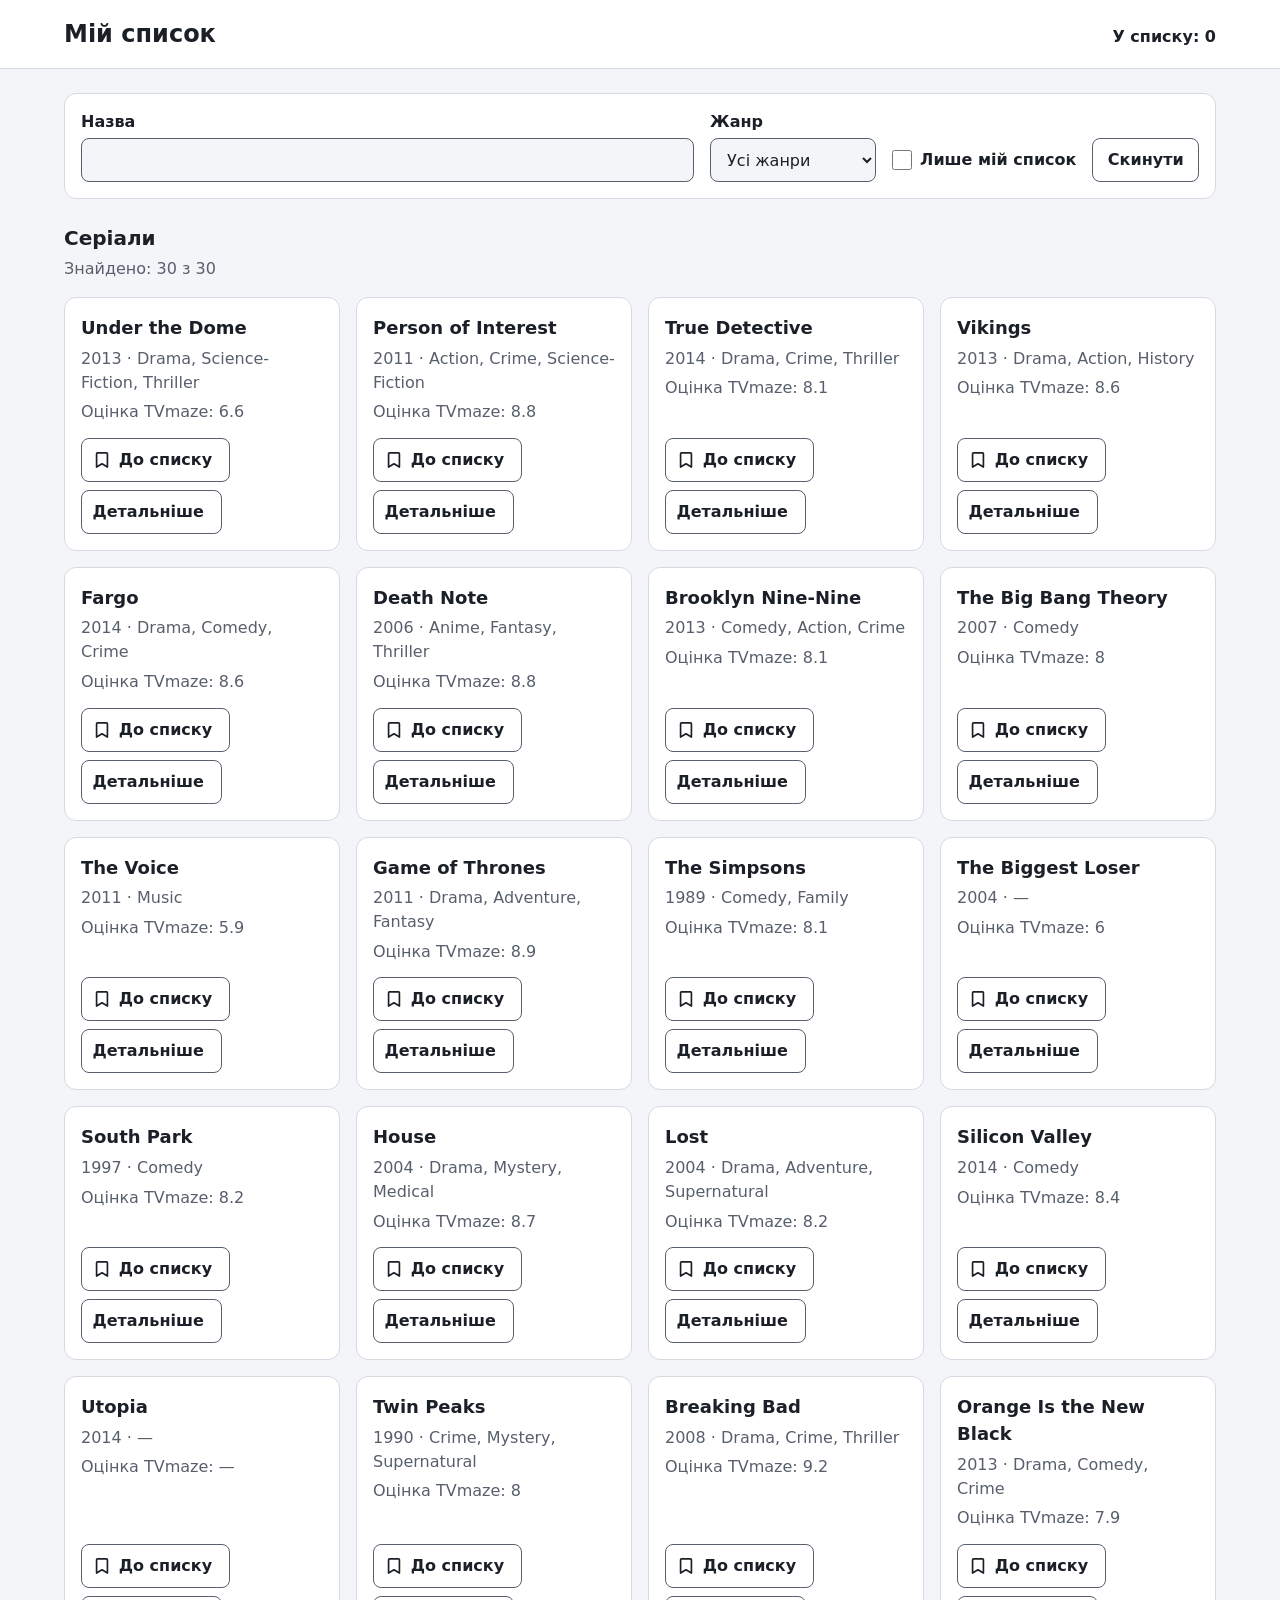
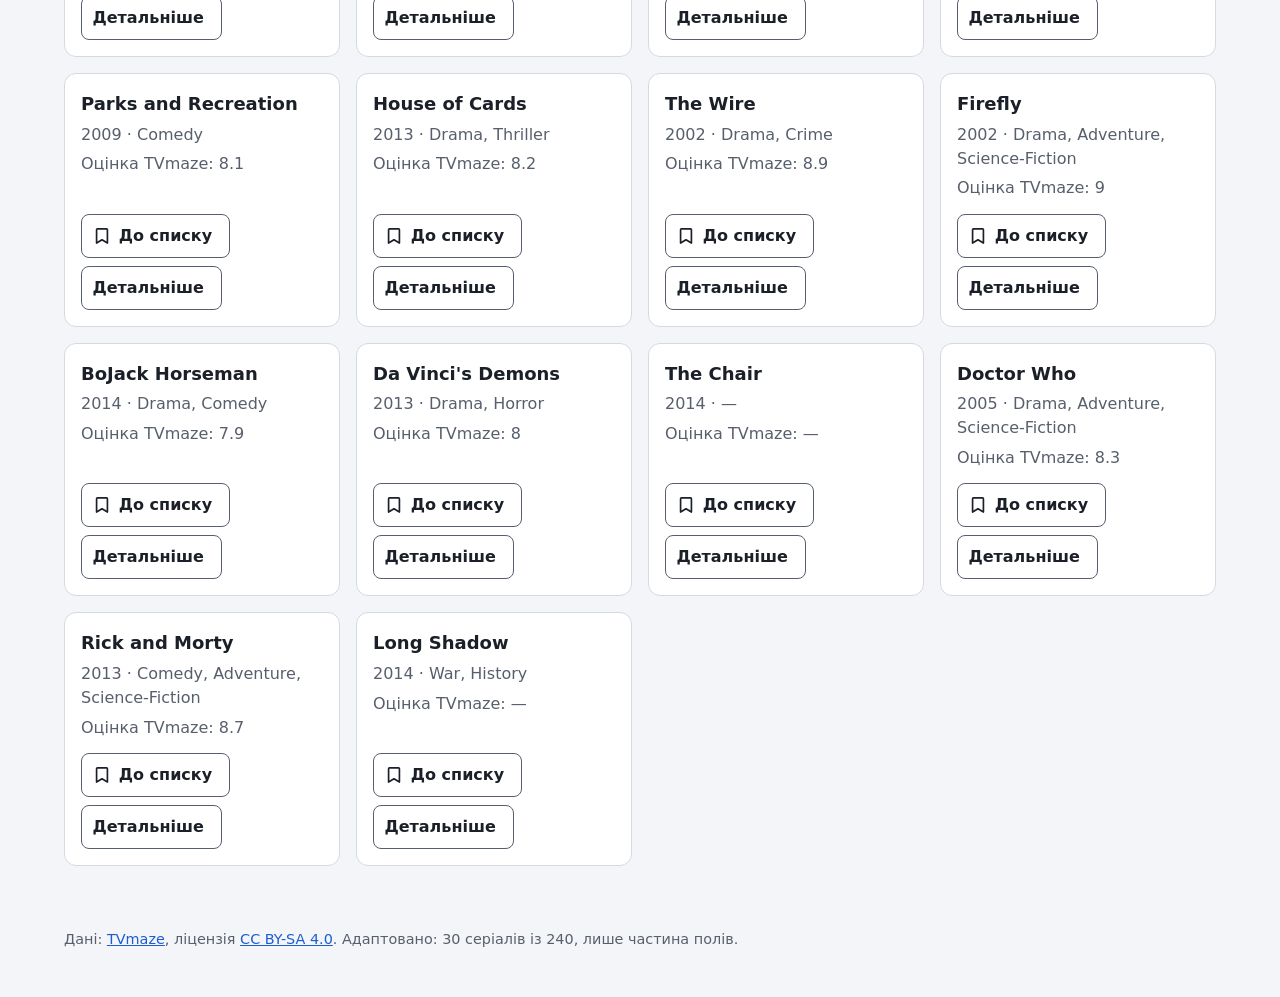
<file: index.html>
<!doctype html>
<html lang="uk">
  <head>
    <meta charset="utf-8" />
    <meta name="viewport" content="width=device-width, initial-scale=1" />
    <title>Мій список — серіали TVmaze</title>
    <meta name="description" content="Каталог 30 серіалів TVmaze з пошуком, моїм списком і нотатками." />
    <link rel="icon" href="data:," />
    <link rel="stylesheet" href="styles.css" />
    <script type="module" src="src/main.js"></script>
  </head>
  <body>
    <header class="site-header">
      <div class="container site-header__inner">
        <h1 class="site-title">Мій список</h1>
        <p class="counter">У списку: <span id="watchlist-count">0</span></p>
      </div>
    </header>

    <main class="container">
      <form id="filters" class="filters" role="search" aria-label="Пошук серіалів">
        <div class="field">
          <label for="filter-query">Назва</label>
          <input id="filter-query" name="query" type="search" autocomplete="off" spellcheck="false" />
        </div>
        <div class="field">
          <label for="filter-genre">Жанр</label>
          <select id="filter-genre" name="genre">
            <option value="">Усі жанри</option>
            <option>Action</option>
            <option>Adventure</option>
            <option>Anime</option>
            <option>Comedy</option>
            <option>Crime</option>
            <option>Drama</option>
            <option>Family</option>
            <option>Fantasy</option>
            <option>History</option>
            <option>Horror</option>
            <option>Medical</option>
            <option>Music</option>
            <option>Mystery</option>
            <option>Science-Fiction</option>
            <option>Supernatural</option>
            <option>Thriller</option>
            <option>War</option>
          </select>
        </div>
        <div class="field field--check">
          <input id="filter-mine" name="mine" type="checkbox" />
          <label for="filter-mine">Лише мій список</label>
        </div>
        <button type="reset" class="btn">Скинути</button>
      </form>

      <h2 id="results-heading" class="results-heading">Серіали</h2>
      <p id="status" class="status" role="status"></p>
      <ul id="results" class="cards" aria-labelledby="results-heading"></ul>
    </main>

    <footer class="site-footer container">
      <p>
        Дані: <a href="https://www.tvmaze.com">TVmaze</a>, ліцензія
        <a href="https://creativecommons.org/licenses/by-sa/4.0/">CC BY-SA 4.0</a>. Адаптовано: 30
        серіалів із 240, лише частина полів.
      </p>
    </footer>

    <template id="show-card">
      <li class="card" data-id="">
        <h3 class="card__title" data-field="name" lang="en"></h3>
        <p class="card__meta">
          <span data-field="year"></span> · <span data-field="genres" lang="en"></span>
        </p>
        <p class="card__rating">Оцінка TVmaze: <span data-field="rating"></span></p>
        <p class="card__mine" hidden>Моя оцінка: <strong data-field="my-rating"></strong>/10</p>
        <p class="card__note" data-field="note" hidden></p>
        <div class="card__actions">
          <button type="button" class="btn btn--toggle" data-action="toggle" aria-pressed="false">
            <svg class="icon" viewBox="0 0 24 24" aria-hidden="true" focusable="false">
              <path d="M6.5 3.5h11a1 1 0 0 1 1 1v16l-6.5-4-6.5 4v-16a1 1 0 0 1 1-1z" />
            </svg>
            До списку<span class="visually-hidden">: <span data-field="name" lang="en"></span></span>
          </button>
          <button type="button" class="btn" data-action="details">
            Детальніше<span class="visually-hidden"> про <span data-field="name" lang="en"></span></span>
          </button>
        </div>
      </li>
    </template>

    <dialog id="details" class="details" aria-labelledby="details-title">
      <h2 id="details-title" class="details__title" lang="en"></h2>
      <div id="details-summary" class="details__summary" lang="en"></div>
      <p class="details__source">
        <a id="details-link" href="https://www.tvmaze.com">Сторінка серіалу на TVmaze</a>
      </p>
      <form id="note-form" class="note-form">
        <h3 class="note-form__title">Моя оцінка й нотатка</h3>
        <div class="field">
          <label for="note-rating">Моя оцінка (ціле число від 1 до 10)</label>
          <input id="note-rating" name="rating" type="number" min="1" max="10" step="1" required />
          <p id="note-rating-error" class="field__error"></p>
        </div>
        <div class="field">
          <label for="note-text">Нотатка (до 140 символів, необов'язково)</label>
          <textarea id="note-text" name="note" rows="3" maxlength="140"></textarea>
        </div>
        <div class="note-form__actions">
          <button type="submit" class="btn btn--primary">Зберегти</button>
          <button type="button" class="btn">Скасувати</button>
        </div>
      </form>
    </dialog>
  </body>
</html>
</file>
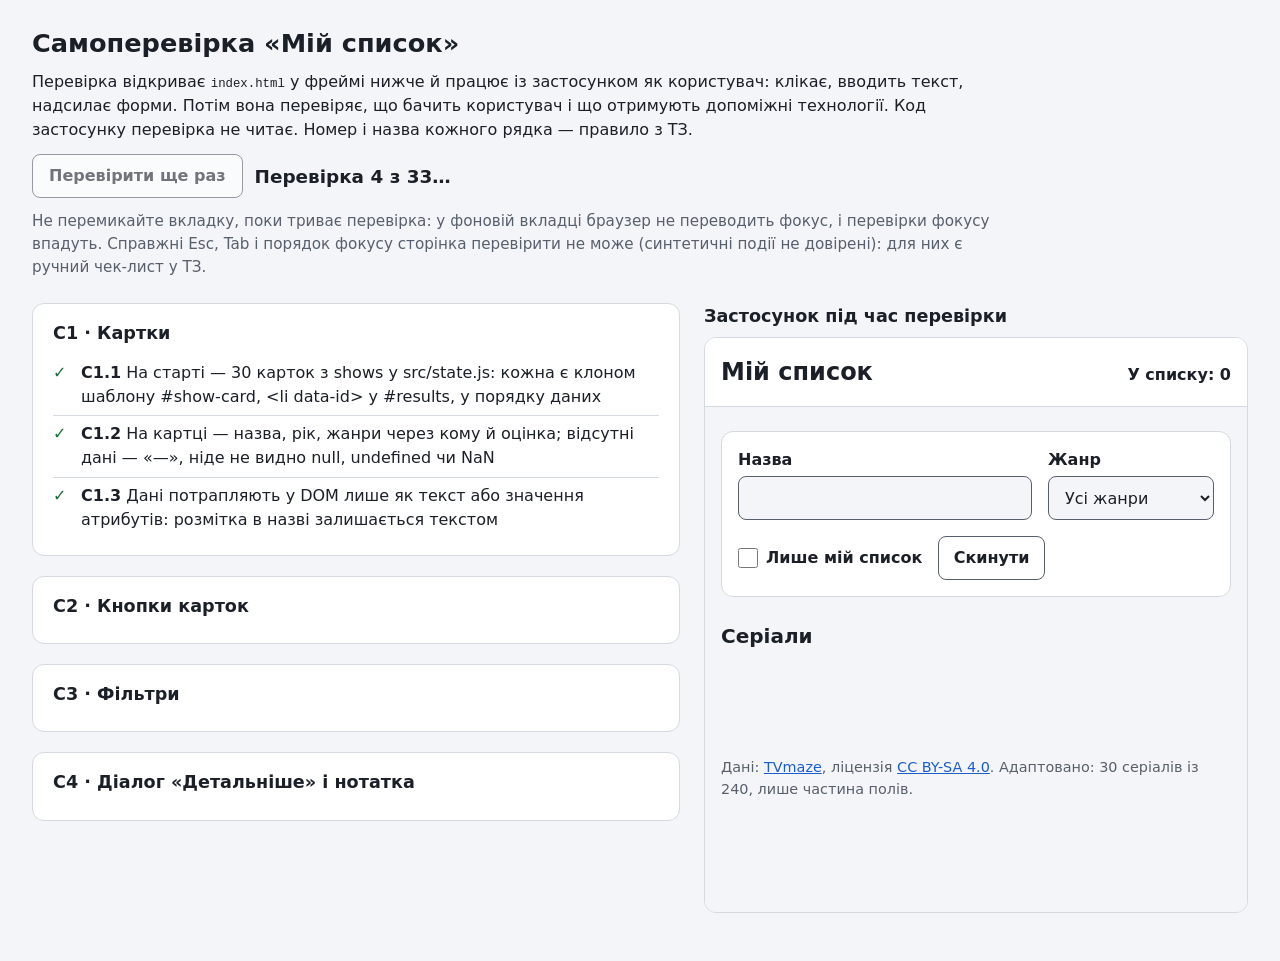
<file: check.html>
<!doctype html>
<html lang="uk">
  <head>
    <meta charset="utf-8" />
    <meta name="viewport" content="width=device-width, initial-scale=1" />
    <title>Самоперевірка — Мій список</title>
    <link rel="icon" href="data:," />
    <link rel="stylesheet" href="check/check.css" />
    <script type="module" src="check/main.js"></script>
  </head>
  <body>
    <header class="intro">
      <h1>Самоперевірка «Мій список»</h1>
      <p>
        Перевірка відкриває <code>index.html</code> у фреймі нижче й працює із застосунком як
        користувач: клікає, вводить текст, надсилає форми. Потім вона перевіряє, що бачить
        користувач і що отримують допоміжні технології. Код застосунку перевірка не читає. Номер і
        назва кожного рядка — правило з ТЗ.
      </p>
      <p class="intro__run">
        <button id="run" type="button">Перевірити ще раз</button>
        <span id="summary" role="status">Перевірка не запускалася: потрібен JavaScript.</span>
      </p>
      <p class="intro__note">
        Не перемикайте вкладку, поки триває перевірка: у фоновій вкладці браузер не переводить
        фокус, і перевірки фокусу впадуть. Справжні Esc, Tab і порядок фокусу сторінка
        перевірити не може (синтетичні події не довірені): для них є ручний чек-лист у ТЗ.
      </p>
    </header>
    <main class="layout">
      <div id="results" class="results"></div>
      <section class="stage-wrap" aria-labelledby="stage-title">
        <h2 id="stage-title">Застосунок під час перевірки</h2>
        <div id="stage" class="stage"></div>
      </section>
    </main>
  </body>
</html>
</file>
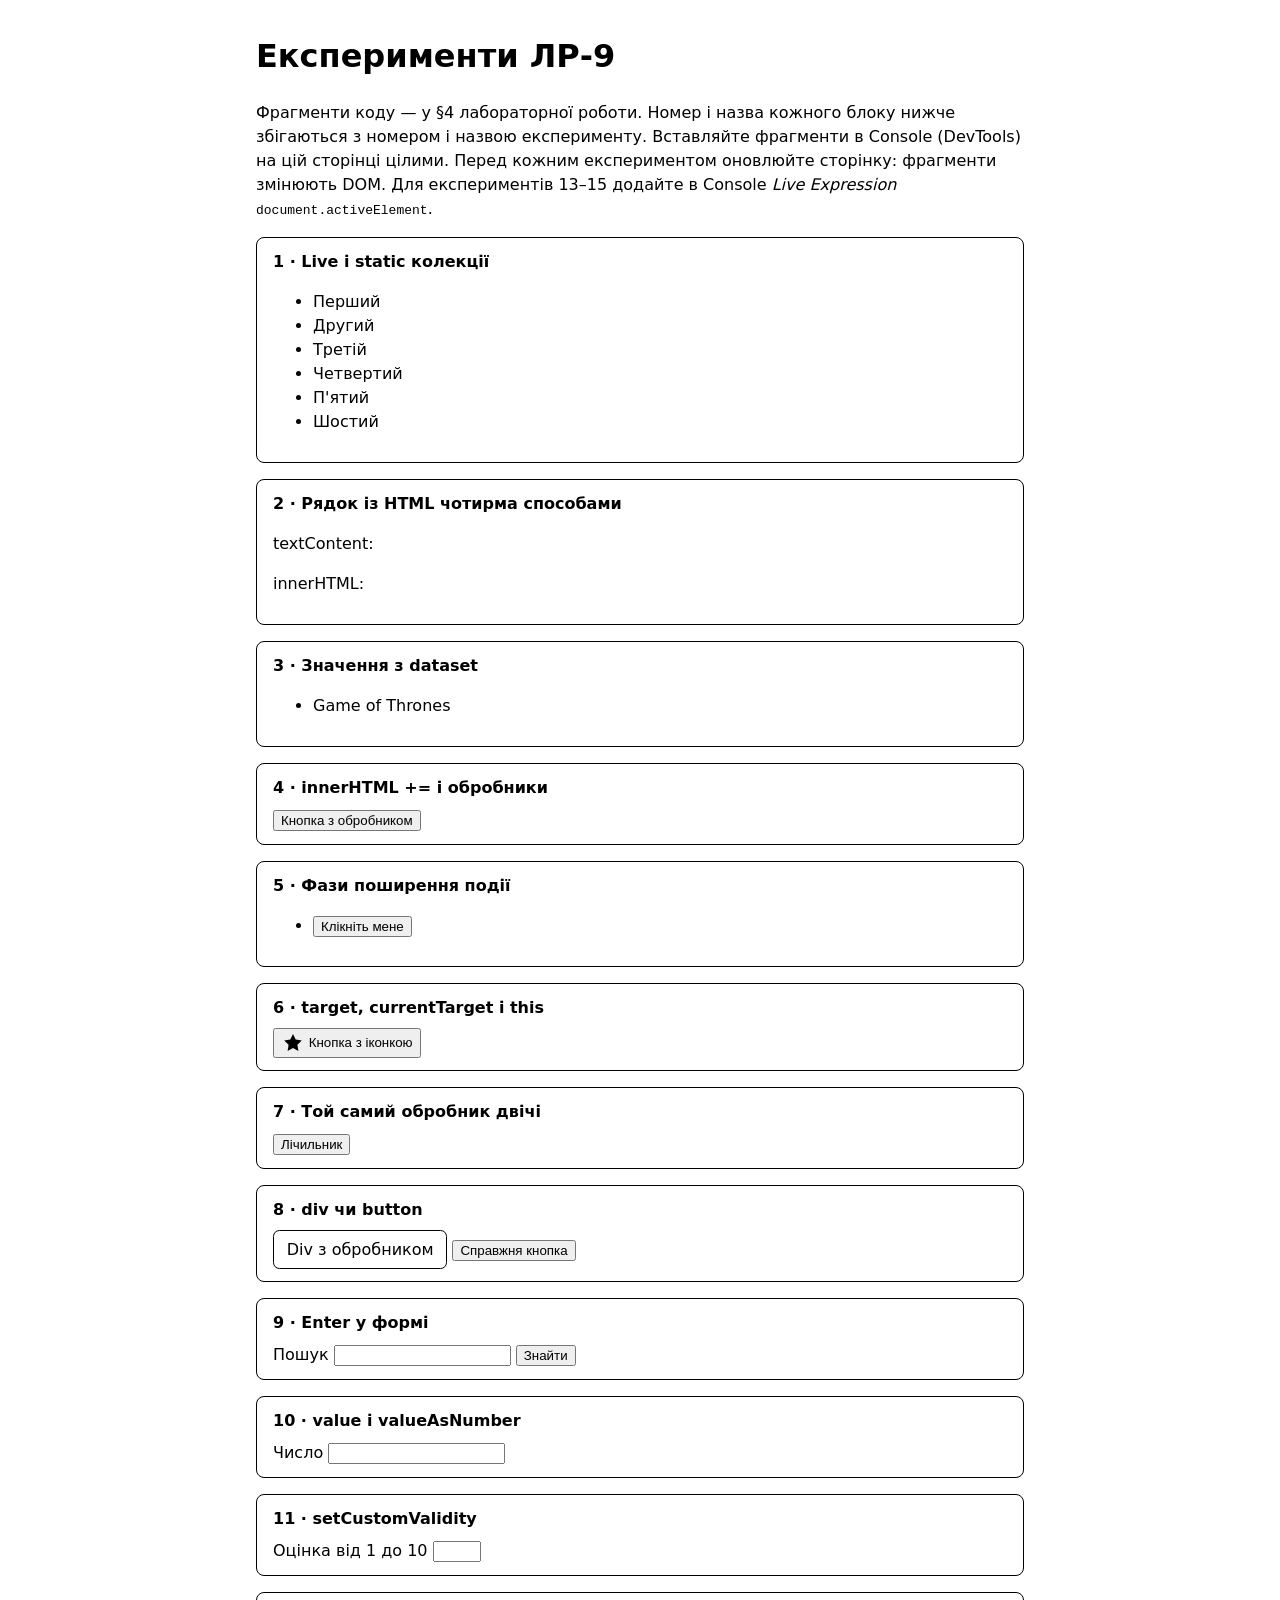
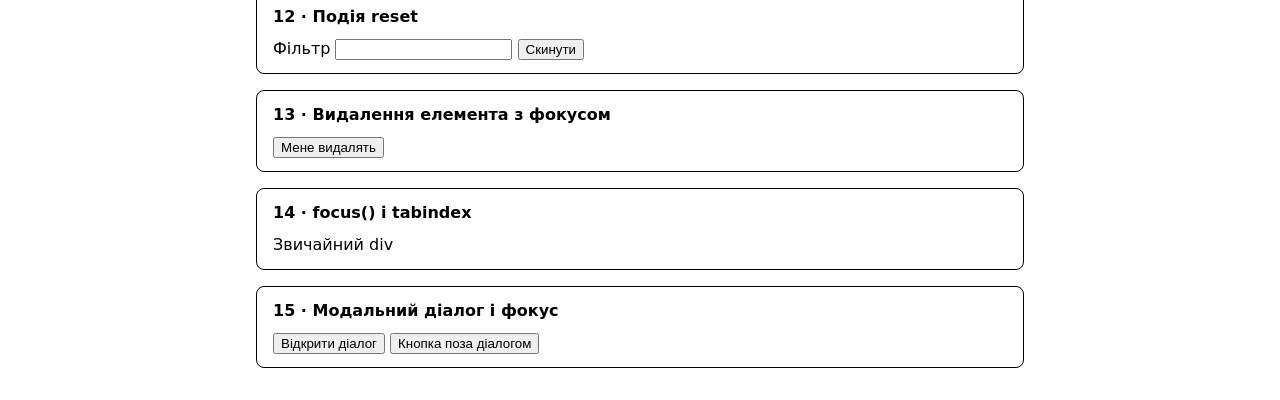
<file: experiments.html>
<!doctype html>
<html lang="uk">
  <head>
    <meta charset="utf-8" />
    <meta name="viewport" content="width=device-width, initial-scale=1" />
    <title>Експерименти — ЛР-9</title>
    <link rel="icon" href="data:," />
    <style>
      :root {
        color-scheme: light dark;
        font-family: system-ui, sans-serif;
        line-height: 1.5;
      }
      body {
        max-width: 48rem;
        margin: 2rem auto;
        padding: 0 1rem;
      }
      section {
        margin-block: 1rem;
        padding: 0.75rem 1rem;
        border: 1px solid;
        border-radius: 0.5rem;
      }
      h2 {
        margin: 0 0 0.5rem;
        font-size: 1rem;
      }
      .fake {
        display: inline-block;
        padding: 0.4rem 0.8rem;
        border: 1px solid;
        border-radius: 0.4rem;
        cursor: pointer;
      }
      button svg {
        width: 1.5rem;
        height: 1.5rem;
        vertical-align: middle;
      }
    </style>
  </head>
  <body>
    <h1>Експерименти ЛР-9</h1>
    <p>
      Фрагменти коду — у §4 лабораторної роботи. Номер і назва кожного блоку нижче збігаються з
      номером і назвою експерименту. Вставляйте фрагменти в Console (DevTools) на цій сторінці
      цілими. Перед кожним експериментом оновлюйте сторінку: фрагменти змінюють DOM. Для
      експериментів 13–15 додайте в Console <em>Live Expression</em>
      <code>document.activeElement</code>.
    </p>

    <section id="exp-1">
      <h2>1 · Live і static колекції</h2>
      <ul>
        <li class="item">Перший</li>
        <li class="item">Другий</li>
        <li class="item">Третій</li>
        <li class="item">Четвертий</li>
        <li class="item">П'ятий</li>
        <li class="item">Шостий</li>
      </ul>
    </section>

    <section id="exp-2">
      <h2>2 · Рядок із HTML чотирма способами</h2>
      <p>textContent: <output class="as-text"></output></p>
      <p>innerHTML: <output class="as-html"></output></p>
    </section>

    <section id="exp-3">
      <h2>3 · Значення з dataset</h2>
      <ul>
        <li data-id="82">Game of Thrones</li>
      </ul>
    </section>

    <section id="exp-4">
      <h2>4 · innerHTML += і обробники</h2>
      <button type="button">Кнопка з обробником</button>
    </section>

    <section id="exp-5">
      <h2>5 · Фази поширення події</h2>
      <ul>
        <li><button type="button">Клікніть мене</button></li>
      </ul>
    </section>

    <section id="exp-6">
      <h2>6 · target, currentTarget і this</h2>
      <button type="button">
        <svg viewBox="0 0 24 24" aria-hidden="true" focusable="false">
          <path d="M12 3l2.7 5.6 6.1.9-4.4 4.3 1 6.1L12 17l-5.4 2.9 1-6.1L3.2 9.5l6.1-.9z" fill="currentColor" />
        </svg>
        Кнопка з іконкою
      </button>
    </section>

    <section id="exp-7">
      <h2>7 · Той самий обробник двічі</h2>
      <button type="button">Лічильник</button>
    </section>

    <section id="exp-8">
      <h2>8 · div чи button</h2>
      <div class="fake">Div з обробником</div>
      <button type="button">Справжня кнопка</button>
    </section>

    <section id="exp-9">
      <h2>9 · Enter у формі</h2>
      <form>
        <label>Пошук <input name="q" autocomplete="off" /></label>
        <button>Знайти</button>
      </form>
    </section>

    <section id="exp-10">
      <h2>10 · value і valueAsNumber</h2>
      <label>Число <input type="number" /></label>
    </section>

    <section id="exp-11">
      <h2>11 · setCustomValidity</h2>
      <label>Оцінка від 1 до 10 <input type="number" min="1" max="10" /></label>
    </section>

    <section id="exp-12">
      <h2>12 · Подія reset</h2>
      <form>
        <label>Фільтр <input name="q" /></label>
        <button type="reset">Скинути</button>
      </form>
    </section>

    <section id="exp-13">
      <h2>13 · Видалення елемента з фокусом</h2>
      <button type="button">Мене видалять</button>
    </section>

    <section id="exp-14">
      <h2>14 · focus() і tabindex</h2>
      <div>Звичайний div</div>
    </section>

    <section id="exp-15">
      <h2>15 · Модальний діалог і фокус</h2>
      <button type="button" class="opener">Відкрити діалог</button>
      <button type="button" class="outside">Кнопка поза діалогом</button>
      <dialog>
        <p>Модальний діалог</p>
        <button type="button">Кнопка в діалозі</button>
      </dialog>
    </section>
  </body>
</html>
</file>
<file: styles.css>
/*
 * Стилі «Мій список». Готові: змінювати їх для лабораторної не потрібно.
 * Стан кнопки «До списку» показує [aria-pressed="true"], поле з помилкою — [aria-invalid="true"]:
 * оформлення залежить від атрибутів, які встановлює ваш JavaScript.
 *
 * Контраст (WCAG 1.4.3), світла / темна тема, на фоні сторінки й картки: текст 15.1 / 13.8,
 * приглушений текст 5.9 / 7.6, акцент 5.4 / 7.6, помилка 6.0 / 9.7, текст на кнопці
 * з акцентним фоном 5.9 / 8.5 до 1.
 */
:root {
  color-scheme: light dark;
  --bg: light-dark(#f4f5f8, #121418);
  --surface: light-dark(#ffffff, #1c1f25);
  --text: light-dark(#1b1f27, #e9ebef);
  --muted: light-dark(#585f6c, #a9b0bc);
  --line: light-dark(#d5d9e0, #363b46);
  --accent: light-dark(#1b5ed0, #82b1ff);
  --accent-ink: light-dark(#ffffff, #0b1426);
  --accent-soft: light-dark(#e6eefc, #1d2a44);
  --danger: light-dark(#b3261e, #ffb4ab);
  --radius: 0.75rem;

  font-family: system-ui, -apple-system, 'Segoe UI', Roboto, sans-serif;
  line-height: 1.5;
}

*,
*::before,
*::after {
  box-sizing: border-box;
}

body {
  margin: 0;
  background: var(--bg);
  color: var(--text);
}

a {
  color: var(--accent);
}

.container {
  width: min(72rem, 100% - 2rem);
  margin-inline: auto;
}

.visually-hidden {
  position: absolute;
  width: 1px;
  height: 1px;
  margin: -1px;
  padding: 0;
  overflow: hidden;
  clip-path: inset(50%);
  white-space: nowrap;
  border: 0;
}

/* ---------- Header ---------- */

.site-header {
  background: var(--surface);
  border-bottom: 1px solid var(--line);
}

.site-header__inner {
  display: flex;
  flex-wrap: wrap;
  align-items: baseline;
  justify-content: space-between;
  gap: 0.5rem 1rem;
  padding-block: 1rem;
}

.site-title {
  margin: 0;
  font-size: 1.5rem;
}

.counter {
  margin: 0;
  font-weight: 600;
}

/* ---------- Форми й кнопки ---------- */

.filters {
  display: flex;
  flex-wrap: wrap;
  align-items: end;
  gap: 1rem;
  margin-block: 1.5rem 0.5rem;
  padding: 1rem;
  background: var(--surface);
  border: 1px solid var(--line);
  border-radius: var(--radius);
}

.field {
  display: flex;
  flex-direction: column;
  gap: 0.25rem;
}

.filters .field:first-child {
  flex: 1 1 14rem;
}

.field--check {
  flex-direction: row;
  align-items: center;
  min-height: 2.75rem;
  gap: 0.5rem;
}

label {
  font-weight: 600;
}

input,
select,
textarea {
  font: inherit;
  color: inherit;
  background: var(--bg);
  border: 1px solid var(--muted);
  border-radius: 0.5rem;
}

input[type='search'],
input[type='number'],
select,
textarea {
  min-height: 2.75rem;
  padding: 0.5rem 0.75rem;
}

input[type='checkbox'] {
  width: 1.25rem;
  height: 1.25rem;
  margin: 0;
  accent-color: var(--accent);
}

textarea {
  resize: vertical;
}

[aria-invalid='true'] {
  border: 2px solid var(--danger);
}

.field__error {
  margin: 0;
  color: var(--danger);
  font-weight: 600;
}

.field__error:empty {
  display: none;
}

.btn {
  display: inline-flex;
  align-items: center;
  justify-content: center;
  gap: 0.4rem;
  min-height: 2.75rem;
  padding: 0.5rem 0.9rem;
  font: inherit;
  font-weight: 600;
  color: var(--text);
  background: var(--surface);
  border: 1px solid var(--muted);
  border-radius: 0.5rem;
  cursor: pointer;
}

.btn:hover {
  background: var(--accent-soft);
}

.btn--primary,
.btn--toggle[aria-pressed='true'] {
  color: var(--accent-ink);
  background: var(--accent);
  border-color: var(--accent);
}

.btn--primary:hover,
.btn--toggle[aria-pressed='true']:hover {
  background: var(--accent);
  text-decoration: underline;
}

.icon {
  width: 1.25rem;
  height: 1.25rem;
  flex: none;
  fill: none;
  stroke: currentColor;
  stroke-width: 2;
  stroke-linejoin: round;
}

.btn--toggle[aria-pressed='true'] .icon {
  fill: currentColor;
}

:focus-visible {
  outline: 3px solid var(--accent);
  outline-offset: 2px;
}

/* ---------- Список ---------- */

.results-heading {
  margin: 1.5rem 0 0;
  font-size: 1.25rem;
}

.status {
  min-height: 1.5em;
  margin: 0.25rem 0 1rem;
  color: var(--muted);
}

.cards {
  display: grid;
  grid-template-columns: repeat(auto-fill, minmax(min(17rem, 100%), 1fr));
  gap: 1rem;
  margin: 0 0 2rem;
  padding: 0;
  list-style: none;
}

.card {
  display: flex;
  flex-direction: column;
  gap: 0.35rem;
  padding: 1rem;
  background: var(--surface);
  border: 1px solid var(--line);
  border-radius: var(--radius);
}

.card p {
  margin: 0;
}

.card__title {
  margin: 0;
  font-size: 1.125rem;
}

.card__meta,
.card__rating {
  color: var(--muted);
}

.card__note {
  font-style: italic;
  overflow-wrap: anywhere;
}

.card__actions {
  display: flex;
  flex-wrap: wrap;
  gap: 0.5rem;
  margin-top: auto;
  padding-top: 0.5rem;
}

.card__actions .btn {
  padding-inline: 0.65rem;
}

/* ---------- Діалог ---------- */

.details {
  width: min(40rem, 100% - 2rem);
  max-height: calc(100% - 2rem);
  padding: 1.5rem;
  color: var(--text);
  background: var(--surface);
  border: 1px solid var(--line);
  border-radius: var(--radius);
}

.details::backdrop {
  background: rgb(0 0 0 / 0.55);
}

.details__title {
  margin: 0 0 0.75rem;
}

.details__summary p {
  margin: 0 0 0.75rem;
}

.details__source {
  margin: 0 0 1.25rem;
}

.note-form {
  display: grid;
  gap: 1rem;
  padding-top: 1rem;
  border-top: 1px solid var(--line);
}

.note-form__title {
  margin: 0;
  font-size: 1.05rem;
}

.note-form__actions {
  display: flex;
  flex-wrap: wrap;
  gap: 0.5rem;
}

/* ---------- Footer ---------- */

.site-footer {
  padding-block: 1rem 2rem;
  color: var(--muted);
  font-size: 0.9rem;
}
</file>
<file: check/check.css>
/* Сторінка самоперевірки. Змінювати не потрібно. */
:root {
  color-scheme: light dark;
  --bg: light-dark(#f4f5f8, #121418);
  --surface: light-dark(#ffffff, #1c1f25);
  --text: light-dark(#1b1f27, #e9ebef);
  --muted: light-dark(#585f6c, #a9b0bc);
  --line: light-dark(#d5d9e0, #363b46);
  --pass: light-dark(#17703a, #7ad79a);
  --fail: light-dark(#b3261e, #ffb4ab);
  --accent: light-dark(#1b5ed0, #82b1ff);

  font-family: system-ui, -apple-system, 'Segoe UI', Roboto, sans-serif;
  line-height: 1.5;
}

* {
  box-sizing: border-box;
}

body {
  margin: 0;
  padding: 1.5rem clamp(1rem, 3vw, 2rem) 3rem;
  background: var(--bg);
  color: var(--text);
}

h1 {
  margin: 0 0 0.5rem;
  font-size: 1.6rem;
}

h2 {
  margin: 0 0 0.5rem;
  font-size: 1.1rem;
}

.intro {
  max-width: 60rem;
  margin-bottom: 1.5rem;
}

.intro p {
  margin: 0 0 0.75rem;
}

.intro__run {
  display: flex;
  flex-wrap: wrap;
  align-items: center;
  gap: 0.75rem;
}

#summary {
  font-size: 1.15rem;
  font-weight: 700;
}

[data-state='passed'] #summary {
  color: var(--pass);
}

[data-state='failed'] #summary,
[data-state='error'] #summary {
  color: var(--fail);
}

.intro__note {
  color: var(--muted);
  font-size: 0.95rem;
}

button {
  min-height: 2.75rem;
  padding: 0.5rem 1rem;
  font: inherit;
  font-weight: 600;
  color: var(--text);
  background: var(--surface);
  border: 1px solid var(--muted);
  border-radius: 0.5rem;
  cursor: pointer;
}

button:disabled {
  cursor: progress;
  opacity: 0.6;
}

:focus-visible {
  outline: 3px solid var(--accent);
  outline-offset: 2px;
}

.layout {
  display: grid;
  gap: 1.5rem;
}

@media (min-width: 70rem) {
  .layout {
    grid-template-columns: minmax(0, 1fr) 34rem;
    align-items: start;
  }

  .stage-wrap {
    position: sticky;
    top: 1rem;
  }
}

.group {
  margin-bottom: 1.25rem;
  padding: 1rem 1.25rem;
  background: var(--surface);
  border: 1px solid var(--line);
  border-radius: 0.75rem;
}

.checks {
  margin: 0;
  padding: 0;
  list-style: none;
}

.checks li {
  position: relative;
  padding: 0.4rem 0 0.4rem 1.75rem;
  border-top: 1px solid var(--line);
}

.checks li:first-child {
  border-top: 0;
}

.mark {
  position: absolute;
  left: 0;
  font-weight: 700;
}

.pass .mark {
  color: var(--pass);
}

.fail .mark {
  color: var(--fail);
}

.detail {
  margin: 0.25rem 0 0;
  color: var(--fail);
  overflow-wrap: anywhere;
}

.stage iframe {
  display: block;
  width: 100%;
  height: 36rem;
  background: var(--bg);
  border: 1px solid var(--line);
  border-radius: 0.75rem;
}

.visually-hidden {
  position: absolute;
  width: 1px;
  height: 1px;
  margin: -1px;
  overflow: hidden;
  clip-path: inset(50%);
  white-space: nowrap;
}

code {
  font-size: 0.95em;
}
</file>
